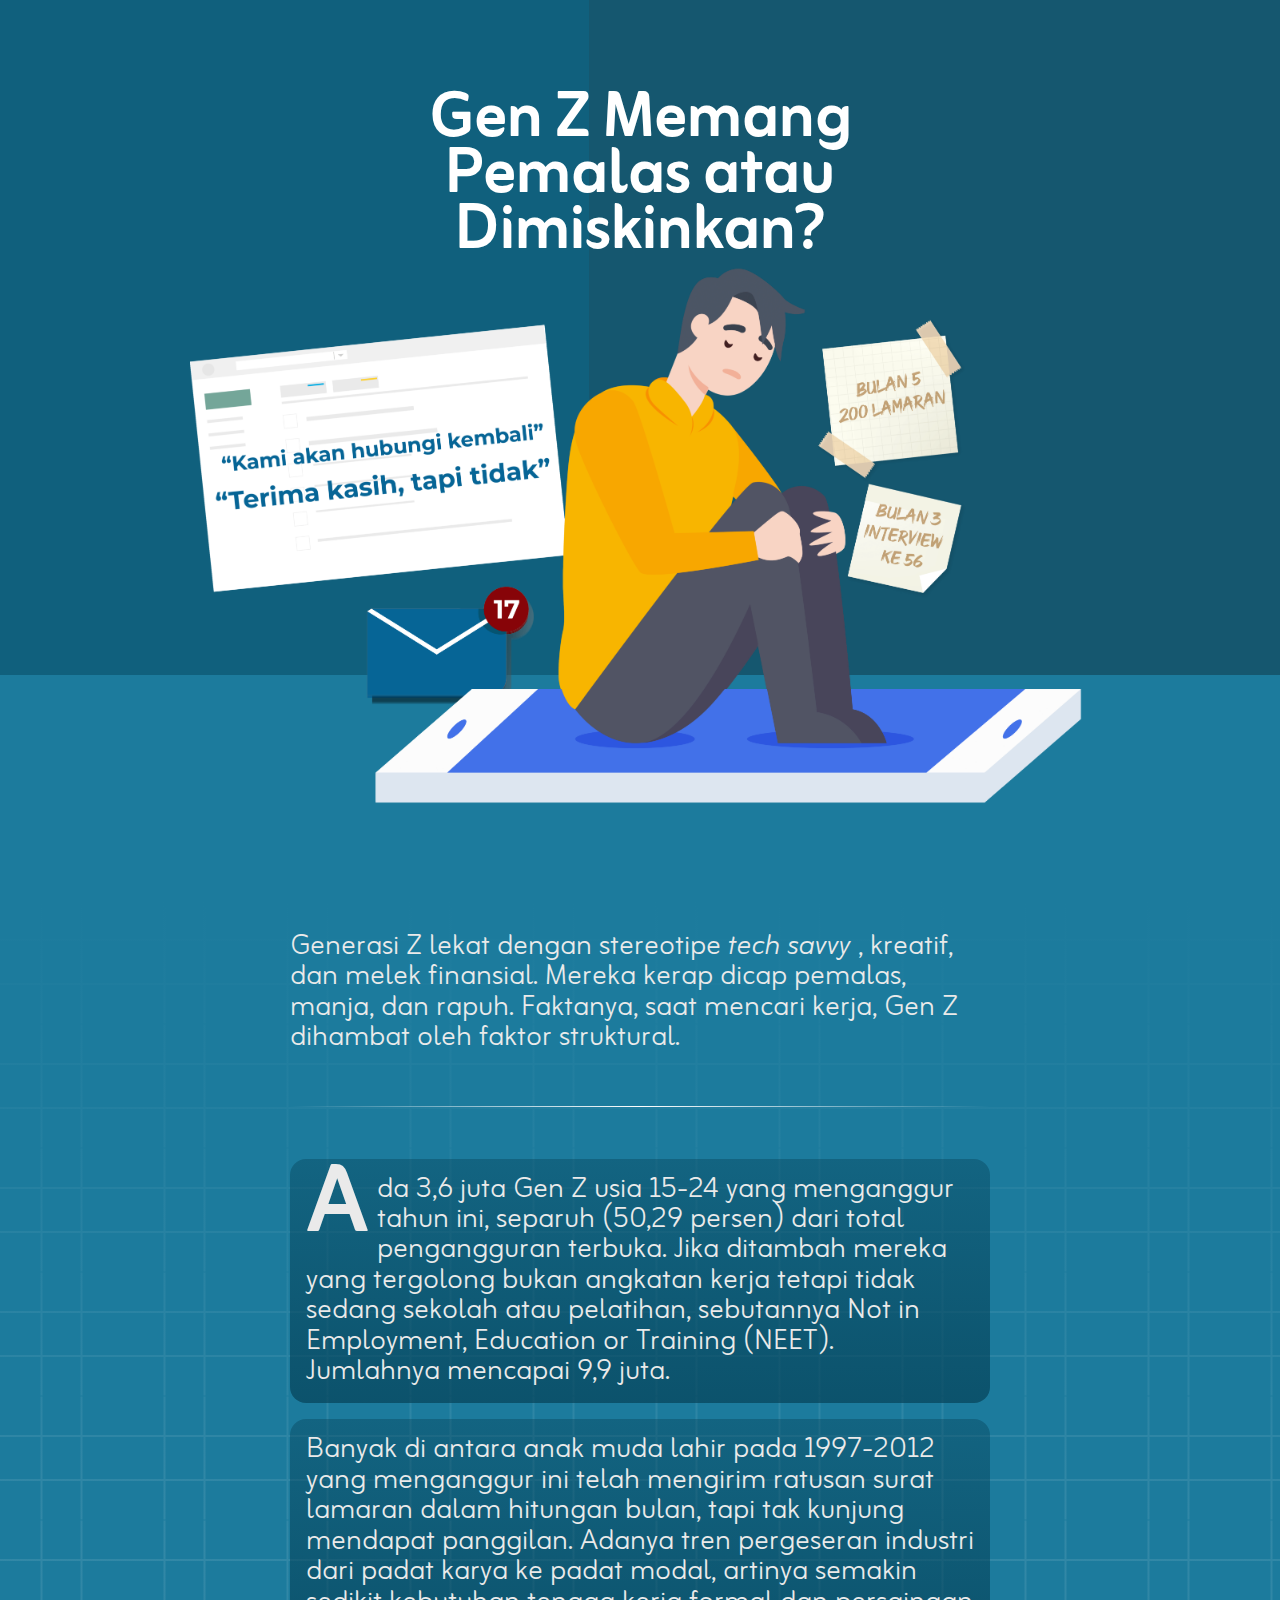
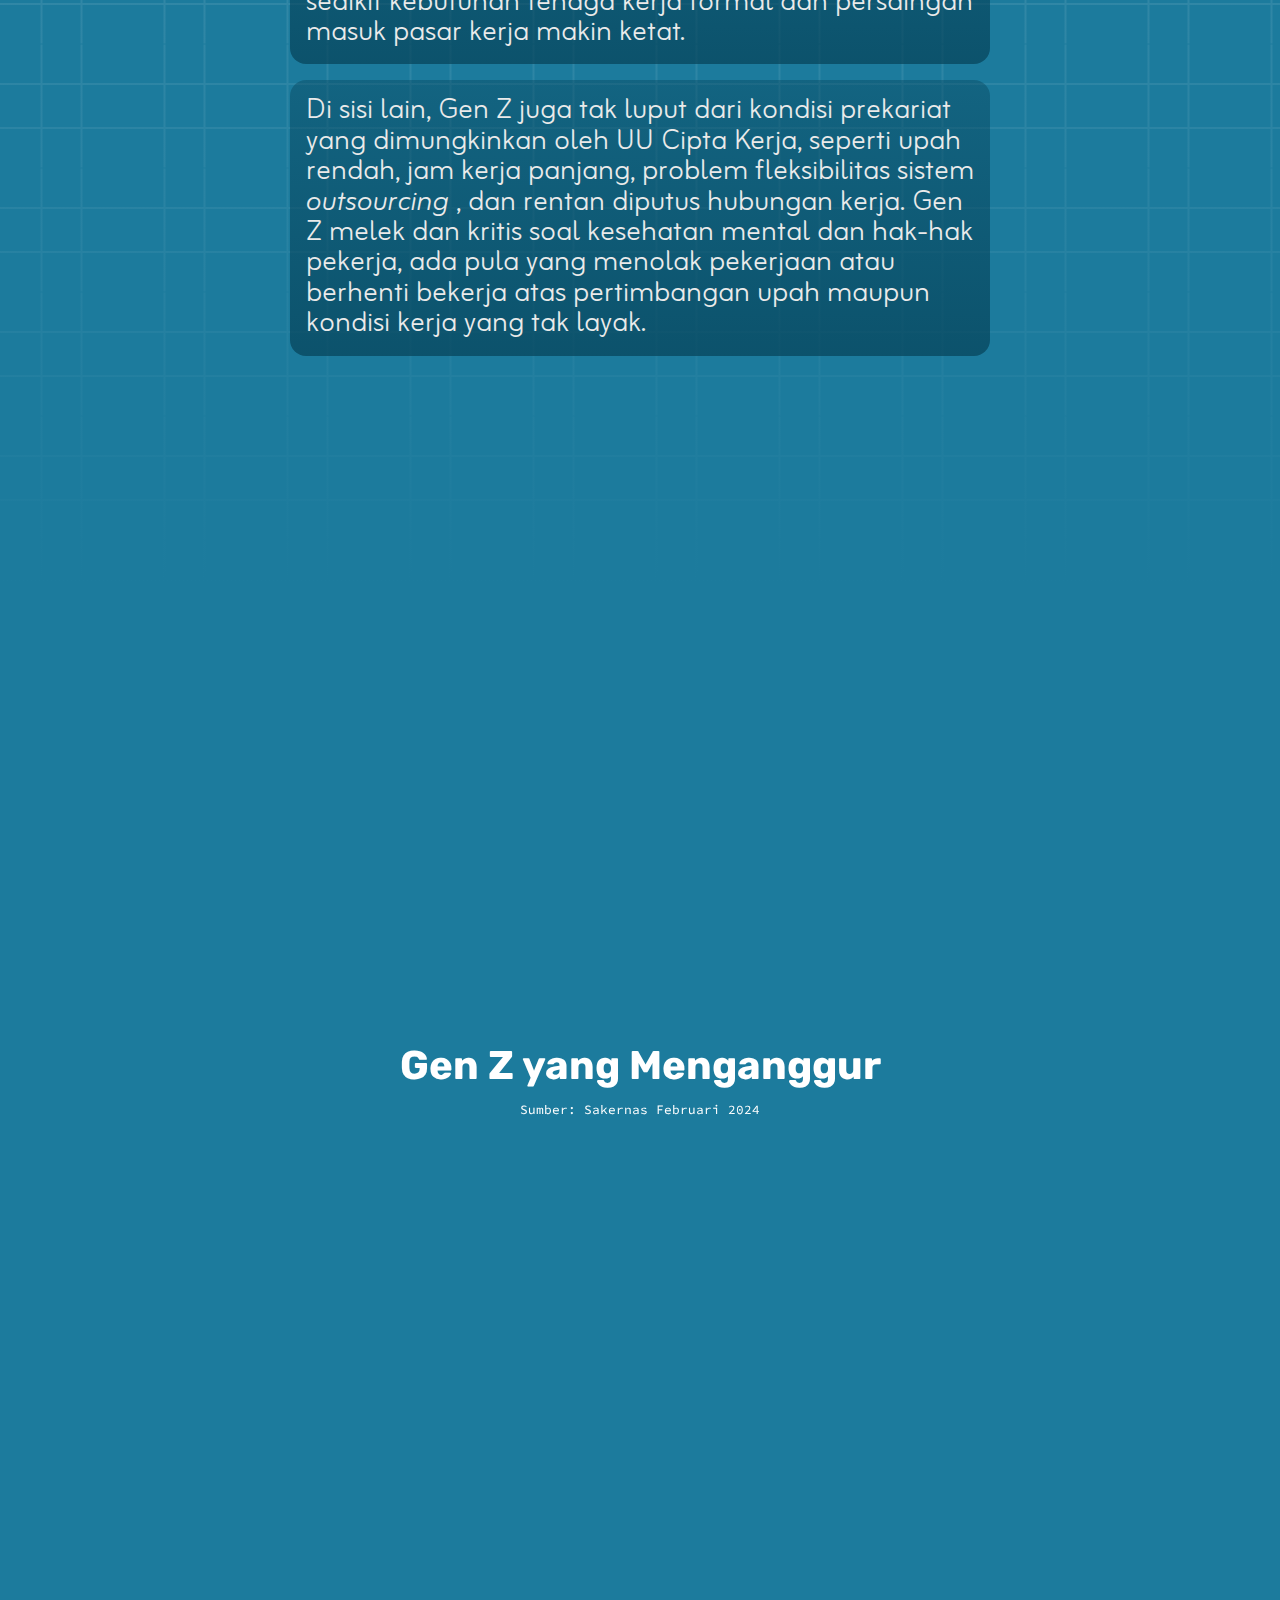
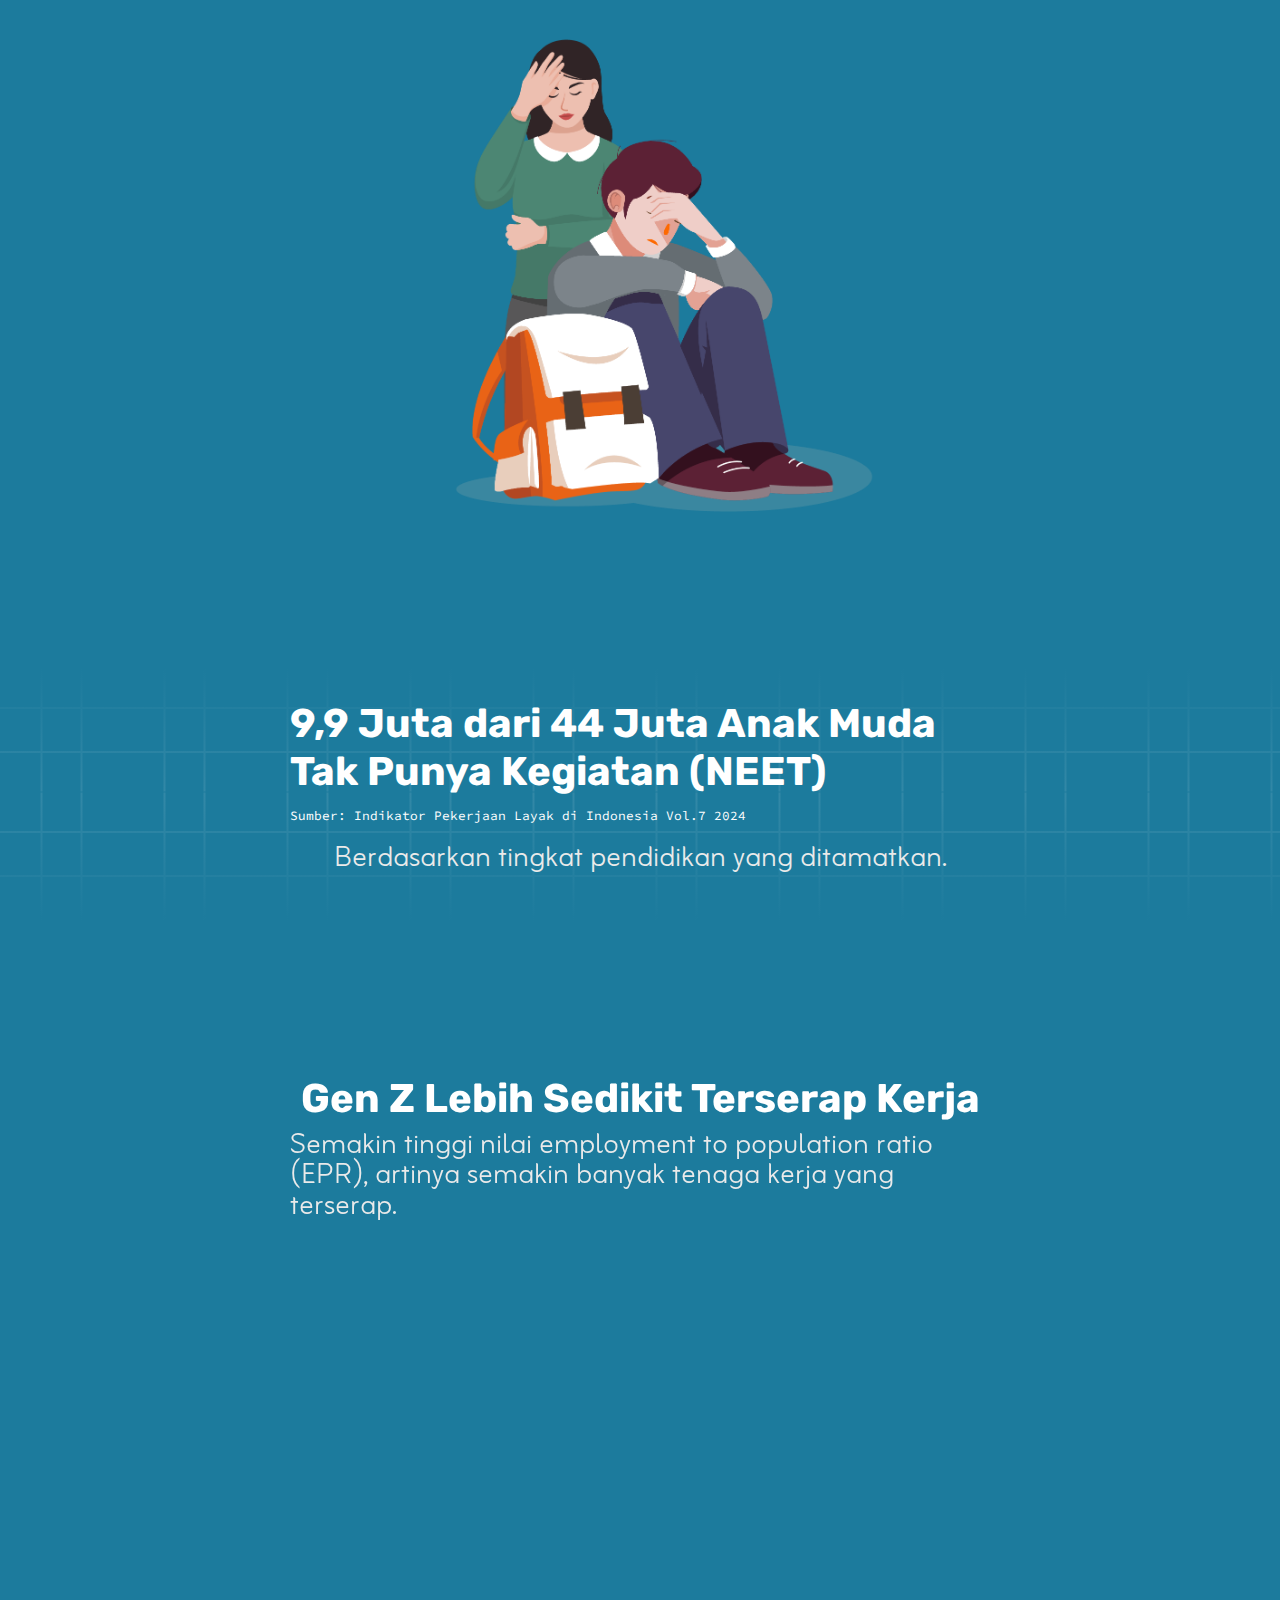
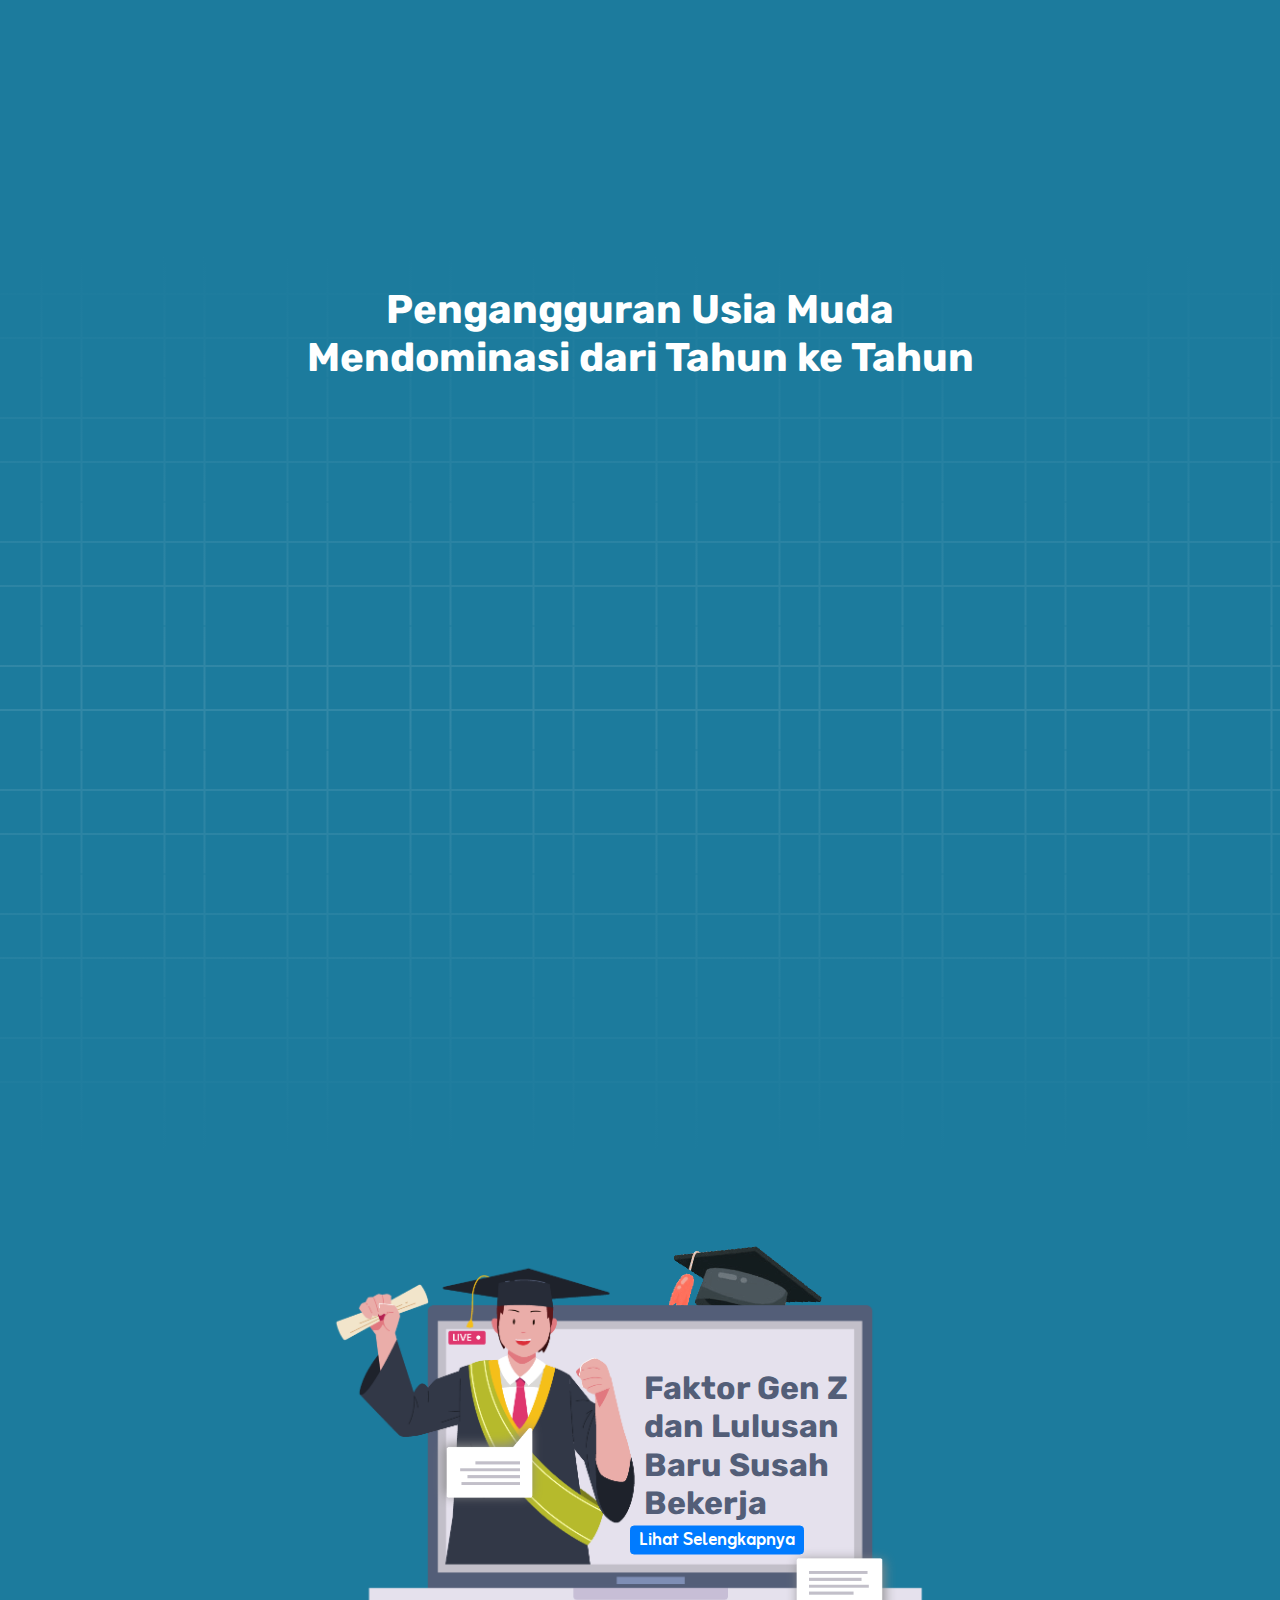
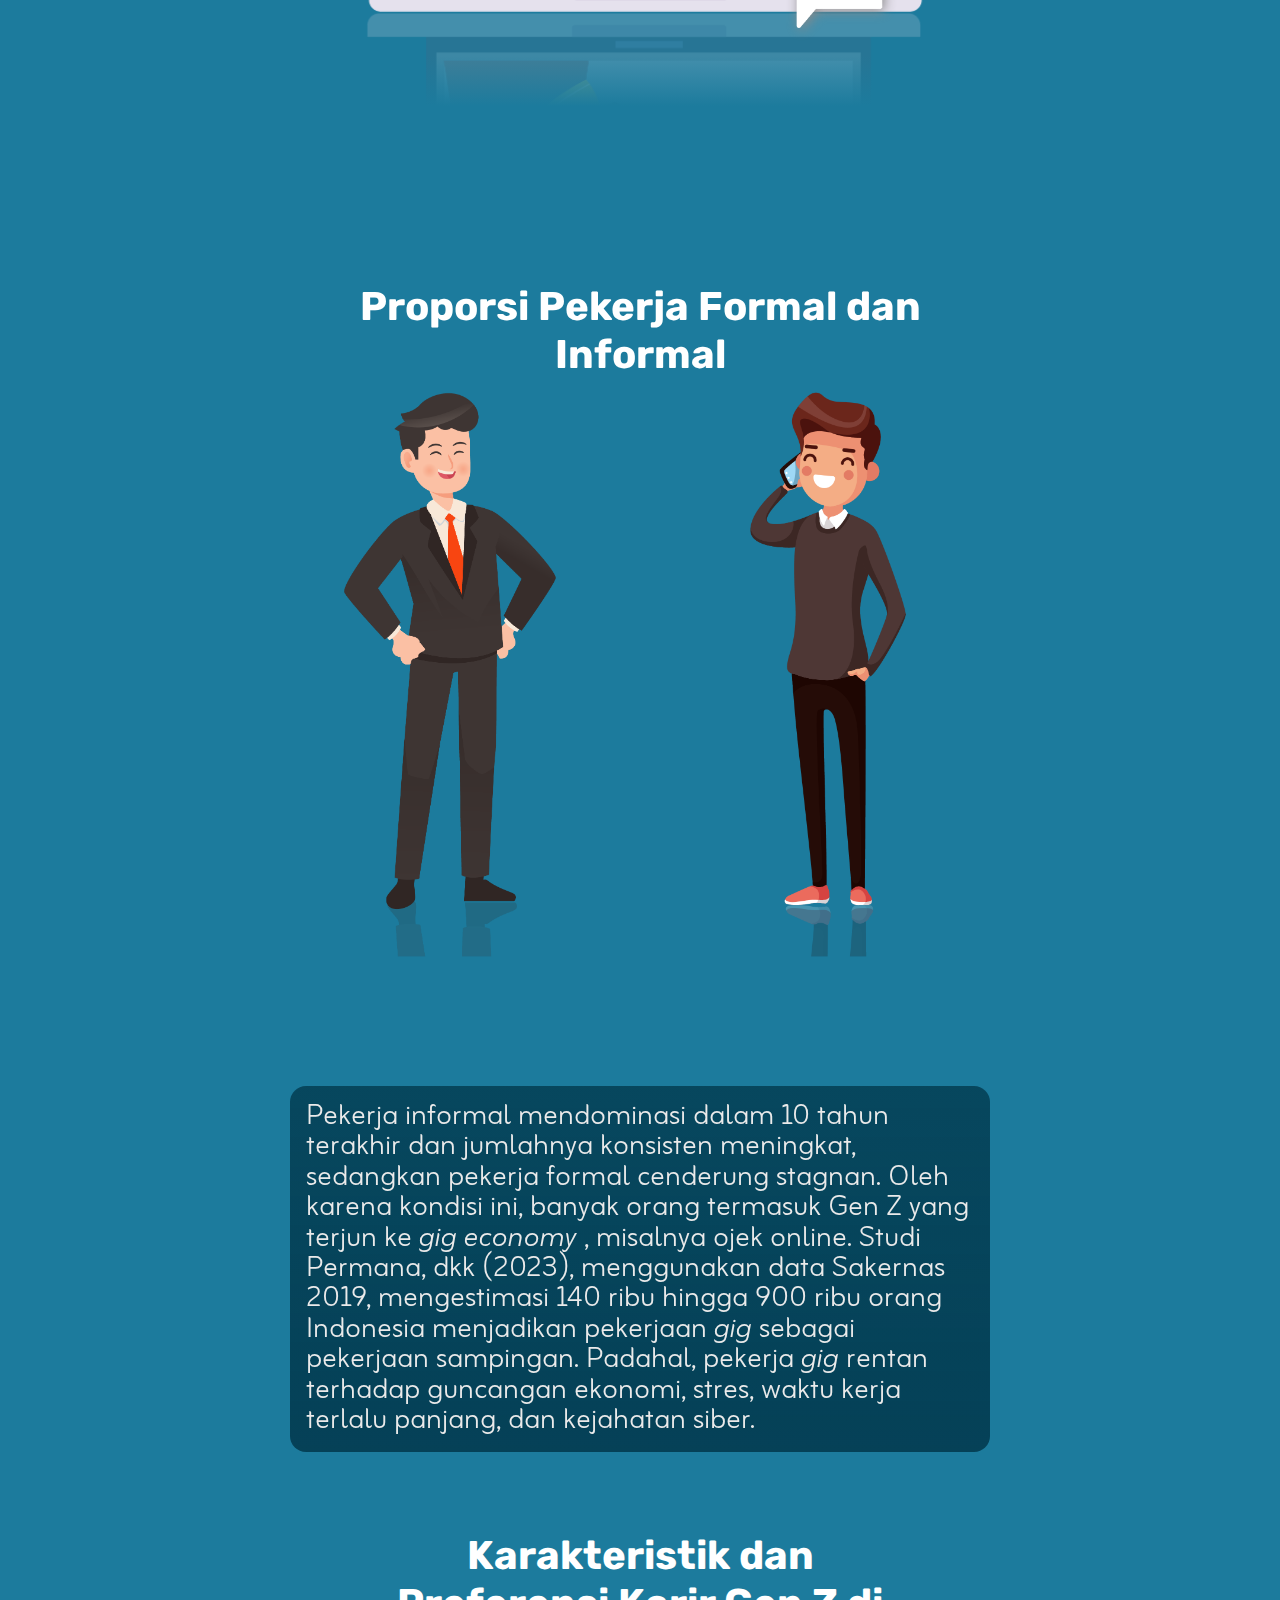
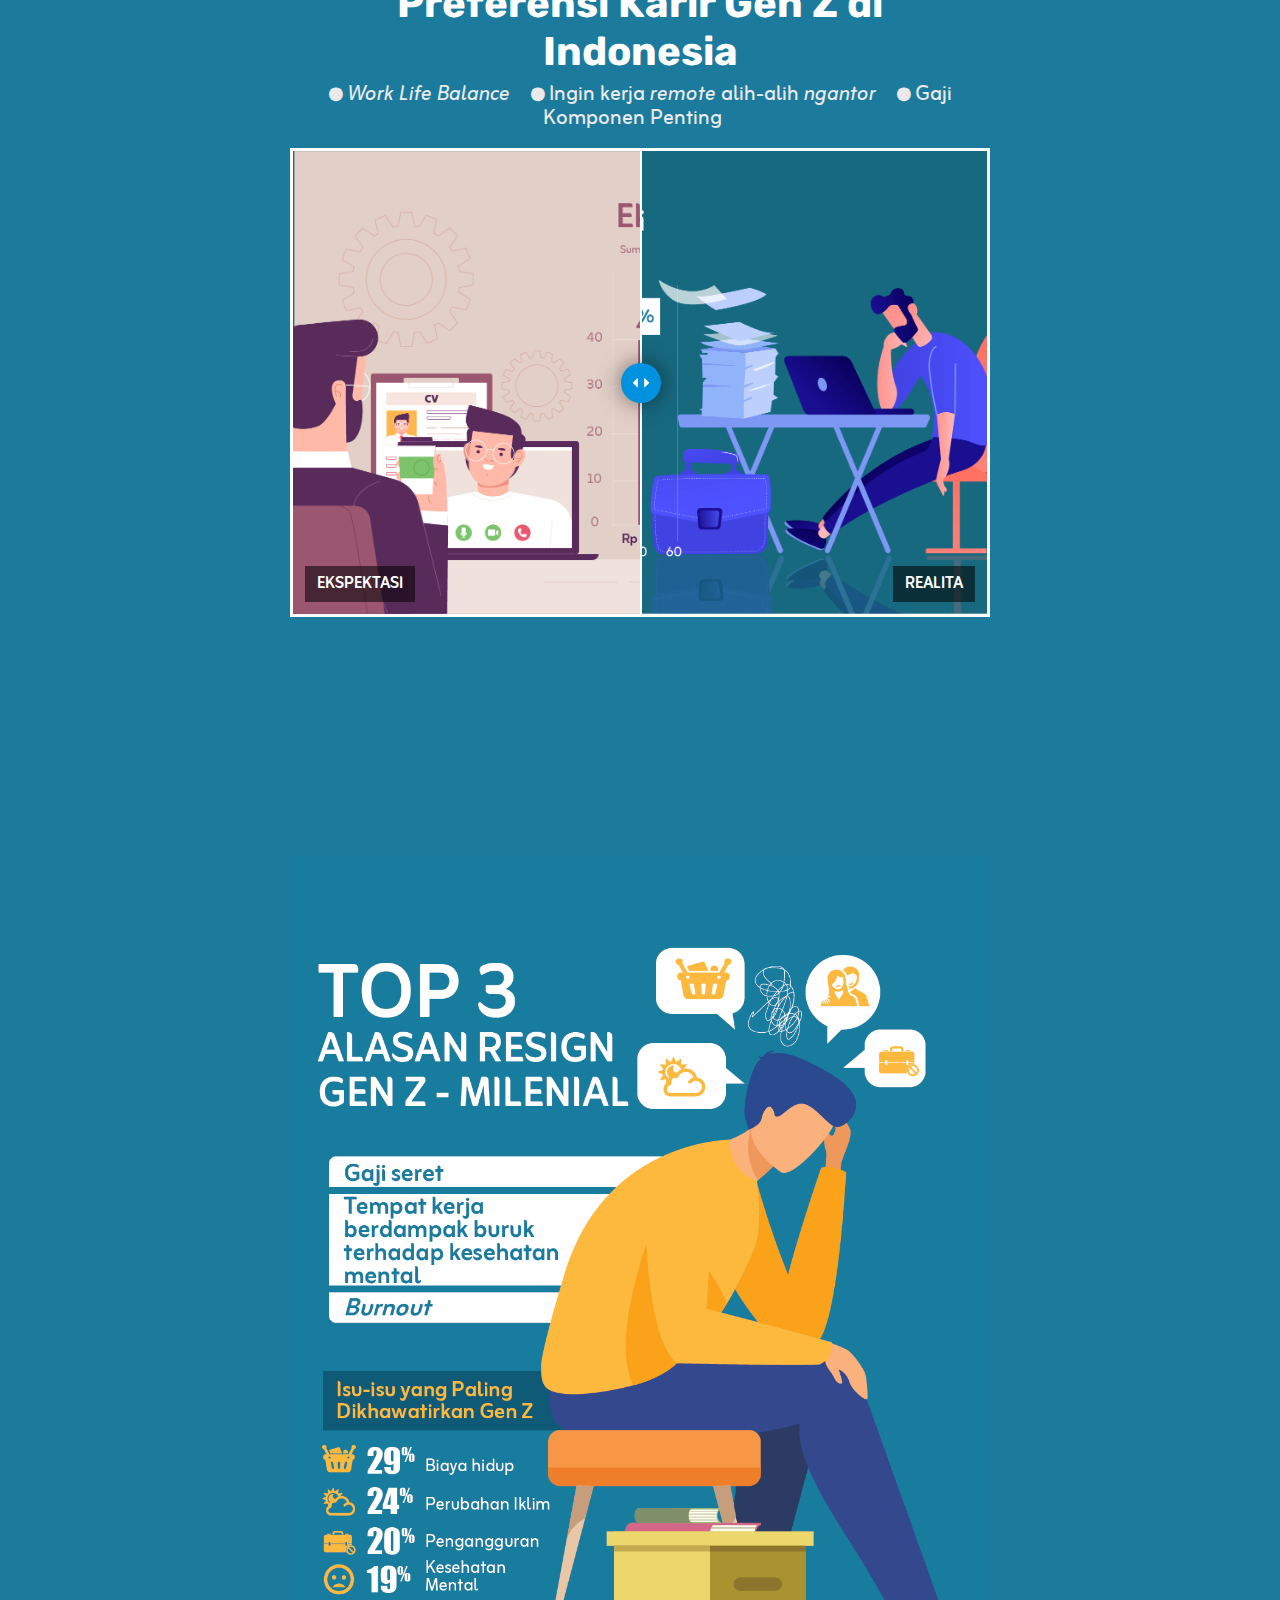
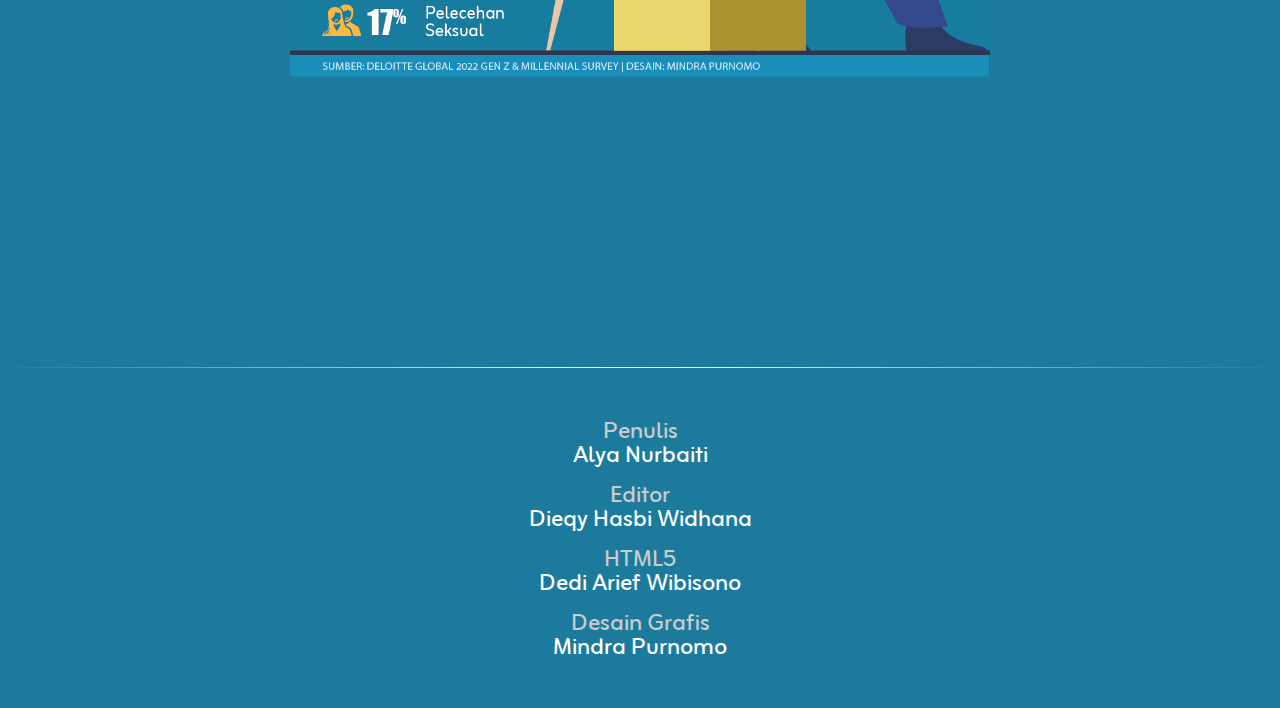
<file: index.html>
<!DOCTYPE html>
<html lang="en">
    <head>
        <meta charset="UTF-8">
        <meta name="viewport" content="width=device-width, initial-scale=1.0">
        <title>Freshgrad</title>
        <link rel="stylesheet" href="sass/bootstrap.min.css">
        <link rel="stylesheet" href="sass/font-awesome.css">
        <link rel="stylesheet" href="sass/slick.css">
        <link rel="stylesheet" href="sass/aos.css">
        <link rel="stylesheet" href="sass/slick-theme.css">
        <link rel="stylesheet" href="sass/style.css">
    </head>
    <body>
        <main>
            <!-- <div class="help-bawah"></div> -->
            <section class="banner">
                <div class="titlex">
                    <h2>
                        Gen Z Memang Pemalas atau Dimiskinkan?
                    </div>
                    <div class="wrappers">
                        <!-- <video
                        class="videox"
                        loop
                        autoplay
                        muted
                    >
                        <source src="img/graduation-mov.mp4" type="video/ogg">
                        Your browser does not support the video tag.
                    </video> -->
                        <div class="image">
                            <img src="img/wallpaper-02.png" alt="">
                        </div>
                        <div class="container_mouse">
                            <span class="mouse-btn">
                                <span class="mouse-scroll"></span>
                            </span>
                            <span>
                                <i>Scroll</i>
                                kebawah
                            </span>
                        </div>
                    </div>
                </section>
                <section class="pembukaan tambah-kotak">
                    <!-- <div class="sticky-mode"> -->
                    <!-- </div> -->
                    <div class="wrap-detikx totop">
                        <!-- <div class="bawahx">
                            <img src="img/tangga2.png" alt="">
                        </div> -->
                        <!-- <div class="dedi">
                            <div class="hello">
                                <div class="content"> -->
                        <p class="">
                            Generasi Z lekat dengan stereotipe
                            <i>tech savvy</i>
                            , kreatif, dan melek finansial. Mereka kerap dicap pemalas, manja, dan rapuh. Faktanya, saat mencari kerja, Gen Z dihambat oleh faktor struktural.
                        </p>
                        <!-- </div>
                            </div>
                        </div> -->
                        <div class="line-line"></div>
                        <div class="dedi">
                            <div class="hello">
                                <div class="content">
                                    <p class="firstletter">
                                        Ada 3,6 juta Gen Z usia 15-24 yang menganggur tahun ini, separuh (50,29 persen) dari total pengangguran terbuka. Jika ditambah mereka yang tergolong bukan angkatan kerja tetapi tidak sedang sekolah atau pelatihan, sebutannya Not in Employment, Education or Training (NEET). Jumlahnya mencapai 9,9 juta.
                                    </p>
                                </div>
                            </div>
                        </div>
                        <div class="dedi">
                            <div class="hello">
                                <div class="content">
                                    <p>
                                        Banyak di antara anak muda lahir pada 1997-2012  yang menganggur ini telah mengirim ratusan surat lamaran dalam hitungan bulan, tapi tak kunjung mendapat panggilan. Adanya tren pergeseran industri dari padat karya ke padat modal, artinya semakin sedikit kebutuhan tenaga kerja formal dan persaingan masuk pasar kerja makin ketat.
                                    </p>
                                </div>
                            </div>
                        </div>
                        <div class="mb-0">
                            <div class="hello">
                                <div class="content">
                                    <p>
                                        Di sisi lain, Gen Z juga tak luput dari kondisi prekariat yang dimungkinkan oleh UU Cipta Kerja, seperti upah rendah, jam kerja panjang, problem fleksibilitas sistem
                                        <i>outsourcing</i>
                                        , dan rentan diputus hubungan kerja. Gen Z melek dan kritis soal kesehatan mental dan hak-hak pekerja, ada pula yang menolak pekerjaan atau berhenti bekerja atas pertimbangan upah maupun kondisi kerja yang tak layak.
                                    </p>
                                </div>
                            </div>
                        </div>
                    </div>
                </section>
                <section class="data">
                    <div class="sticky-mode">
                        <div class="wrap-detikx contentx">
                            <div class="text-center mt-5">
                                <h3 class="title">Gen Z yang Menganggur</h3>
                                <small class="source-code">Sumber: Sakernas Februari 2024</small>
                            </div>
                            <figure class="highcharts-figure">
                                <div id="container-genz"></div>
                            </figure>
                        </div>
                    </div>
                    <div class="wrap-detikx">
                        <div class="data-image">
                            <div class="image">
                                <img src="img/kecewa-03.png" alt="">
                            </div>
                            <div class="grafis" id="grafis">
                                <div class="text-center">
                                    <div class="color-black">
                                        <p class="font-bold font-12 mb-0">Jumlah Pengangguran</p>
                                        <p class="font-bold font-12">Gen Z Usia 15-24 tahun</p>
                                    </div>
                                </div>
                                <div class="grafis__data">
                                    <div class="dataz">
                                        2.204.494
                                    </div>
                                    <div class="juduls">
                                        Laki-Laki
                                    </div>
                                </div>
                                <div class="grafis__data">
                                    <div class="dataz">
                                        1.413.806
                                    </div>
                                    <div class="juduls">
                                        Perempuan
                                    </div>
                                </div>
                            </div>
                        </div>
                    </div>
                </section>
                <section class="data tambah-kotak min-height-auto">
                    <div class="wrap-detikx totop">
                        <h3 class="title">
                            9,9 Juta dari 44 Juta Anak Muda Tak Punya Kegiatan (NEET)
                        </h3>
                        <small class="source-code">
                            Sumber: Indikator Pekerjaan Layak di Indonesia Vol.7 2024
                        </small>
                        <figure class="highcharts-figure">
                            <div id="container-gabut"></div>
                        </figure>
                        <p class="text-center">
                            Berdasarkan tingkat pendidikan yang ditamatkan.
                        </p>
                    </div>
                </section>
                <section class="teropong">
                    <div class="sticky-mode">
                        <div class="wrap-detikx lala">
                            <div class="text-center">
                                <h3 class="title">Gen Z Lebih Sedikit Terserap Kerja</h3>
                            </div>
                            <p>Semakin tinggi nilai employment to population ratio (EPR), artinya semakin banyak tenaga kerja yang terserap.</p>
                            <div class="all-berlari" data-aos="fade-right">
                                <div class="image lari">
                                    <img src="img/lari-02.png" alt="">
                                </div>
                                <div class="image lari2">
                                    <img src="img/lari-03.png" alt="">
                                </div>
                            </div>
                        </div>
                    </div>
                    <div class="wrap-detikx">
                        <figure class="highcharts-figure">
                            <div id="container-terserap"></div>
                        </figure>
                    </div>
                </section>
                <section class="data tambah-kotak">
                    <div class="wrap-detikx totop">
                        <div class="text-center">
                            <h3 class="title">Pengangguran Usia Muda Mendominasi dari Tahun ke Tahun</h3>
                        </div>
                        <figure class="highcharts-figure">
                            <div id="container-usia-muda" class="height-update"></div>
                        </figure>
                    </div>
                </section>
                <section class="data min-height-auto">
                    <div class="wrap-detikx helpo-100">
                        <div class="wrappers">
                            <div class="videox">
                                <img src="img/graduation-mov-unscreen.gif" alt="">
                            </div>
                            <div class="pesan">
                                <img src="img/pesan.png" alt="">
                            </div>
                            <div class="pesan2">
                                <img src="img/pesan.png" alt="">
                            </div>
                            <div class="image">
                                <img src="img/data-freshgrad-06.png" alt="">
                            </div>
                            <h3 class="title laptop">Faktor Gen Z dan Lulusan Baru Susah Bekerja</h3>
                            <button
                                class="btn-click btn btn-primary"
                                href="#"
                                data-toggle="modal"
                                data-target="#demoModal"
                            >Lihat Selengkapnya</button>
                        </div>
                    </div>
                </section>
                <section class="data min-height-auto">
                    <div class="sticky-mode">
                        <div class="contentx">
                            <div class="wrap-detikx">
                                <h3 class="text-center">
                                    Proporsi Pekerja Formal dan Informal
                                </h3>
                                <div class="clearfix">
                                    <div class="float-left gambar">
                                        <img src="img/pegawai-02.png" alt="">
                                    </div>
                                    <div class="float-right gambar">
                                        <img src="img/pegawai-03.png" alt="">
                                    </div>
                                </div>
                            </div>
                        </div>
                    </div>
                    <div class="wrap-detikx ">
                        <figure class="highcharts-figure">
                            <div id="container-proporsi"></div>
                        </figure>
                        <div class="hello">
                            <div class="content">
                                <p>
                                    Pekerja informal mendominasi dalam 10 tahun terakhir dan jumlahnya konsisten meningkat, sedangkan pekerja formal cenderung stagnan. Oleh karena kondisi ini, banyak orang termasuk Gen Z yang terjun ke
                                    <i>gig economy</i>
                                    , misalnya ojek online. Studi Permana, dkk (2023), menggunakan data Sakernas 2019, mengestimasi 140 ribu hingga 900 ribu orang Indonesia menjadikan pekerjaan
                                    <i>gig</i>
                                    sebagai pekerjaan sampingan. Padahal, pekerja
                                    <i>gig</i>
                                    rentan terhadap guncangan ekonomi, stres, waktu kerja terlalu panjang, dan kejahatan siber.
                                </p>
                            </div>
                        </div>
                    </div>
                </section>
                <section class="data comparasion min-height-auto">
                    <div class="wrap-detikx">
                        <div class="text-center">
                            <h3 class="title help-75">
                                Karakteristik dan Preferensi Karir Gen Z di Indonesia
                            </h3>
                        </div>
                        <!-- <ul>
                            <li>
                                work life balance
                            </li>
                            <li>
                                ingin kerja remote alih-alih ngantor
                            </li>
                            <li>gaji komponen penting</li>
                        </ul> -->
                        <div class="d-block komponen">
                            <div class="d-inline mr-3">
                                <i class="fa fa-circle"></i>
                                <span>
                                    <i>Work Life Balance</i>
                                </span>
                            </div>
                            <div class="d-inline mr-3">
                                <i class="fa fa-circle"></i>
                                <span>
                                    Ingin kerja
                                    <i>remote</i>
                                    alih-alih
                                    <i>ngantor</i>
                                </span>
                            </div>
                            <div class="d-inline mr-3">
                                <i class="fa fa-circle"></i>
                                <span>Gaji Komponen Penting</span>
                            </div>
                        </div>
                        <div class="image-comparison" data-component="image-comparison-slider">
                            <div class="image-comparison__slider-wrapper">
                                <label for="image-comparison-range" class="image-comparison__label">Move image comparison slider</label>
                                <input
                                    type="range"
                                    min="0"
                                    max="100"
                                    value="50"
                                    class="image-comparison__range"
                                    id="image-compare-range"
                                    data-image-comparison-range=""
                                >
                                <div class="image-comparison__image-wrapper  image-comparison__image-wrapper--overlay" data-image-comparison-overlay="">
                                    <figure class="image-comparison__figure image-comparison__figure--overlay">
                                        <picture class="image-comparison__picture">
                                            <source media="(max-width: 768px)" srcset="img/gaji-04.png">
                                            <img src="img/gaji-04.png" alt="Mojave desert in the sun" class="image-comparison__image">
                                        </picture>
                                        <figcaption class="image-comparison__caption image-comparison__caption--before">
                                            <span class="image-comparison__caption-body">Ekspektasi</span>
                                        </figcaption>
                                    </figure>
                                </div>
                                <div class="image-comparison__slider" data-image-comparison-slider="">
                                    <span class="image-comparison__thumb" data-image-comparison-thumb="">
                                        <svg
                                            class="image-comparison__thumb-icon"
                                            xmlns="http://www.w3.org/2000/svg"
                                            width="18"
                                            height="10"
                                            viewBox="0 0 18 10"
                                            fill="currentColor"
                                        >
                                            <path class="image-comparison__thumb-icon--left" d="M12.121 4.703V.488c0-.302.384-.454.609-.24l4.42 4.214a.33.33 0 0 1 0 .481l-4.42 4.214c-.225.215-.609.063-.609-.24V4.703z"></path>
                                            <path class="image-comparison__thumb-icon--right" d="M5.879 4.703V.488c0-.302-.384-.454-.609-.24L.85 4.462a.33.33 0 0 0 0 .481l4.42 4.214c.225.215.609.063.609-.24V4.703z"></path>
                                        </svg>
                                    </span>
                                </div>
                                <div class="image-comparison__image-wrapper">
                                    <figure class="image-comparison__figure">
                                        <picture class="image-comparison__picture">
                                            <source media="(max-width: 768px)" srcset="img/gaj-03.png">
                                            <img src="img/gaj-03.png" alt="Mojave desert in the dark" class="image-comparison__image">
                                        </picture>
                                        <figcaption class="image-comparison__caption image-comparison__caption--after">
                                            <span class="image-comparison__caption-body">Realita</span>
                                        </figcaption>
                                    </figure>
                                </div>
                            </div>
                        </div>
                    </div>
                </section>
                <section class="data min-height-auto">
                    <div class="wrap-detikx">
                        <div class="imagexx">
                            <img src="img/top3-01.png" alt="">
                        </div>
                    </div>
                </section>
                <section class="data min-height-auto">
                    <div class="line-line"></div>
                    <div class="wrap-detikx">
                        <div class="alls">
                            <div class="jobs">
                                Penulis
                            </div>
                            <div class="name">
                                Alya Nurbaiti
                            </div>
                        </div>
                        <div class="alls">
                            <div class="jobs">
                                Editor
                            </div>
                            <div class="name">
                                Dieqy Hasbi Widhana
                            </div>
                        </div>
                        <div class="alls">
                            <div class="jobs">
                                HTML5
                            </div>
                            <div class="name">
                                Dedi Arief Wibisono
                            </div>
                        </div>
                        <div class="alls">
                            <div class="jobs">
                                Desain Grafis
                            </div>
                            <div class="name">
                                Mindra Purnomo
                            </div>
                        </div>
                    </div>
                </section>
            </main>
            <div
                class="modal fade auto-off"
                id="demoModal"
                tabindex="-1"
                role="dialog"
                aria-labelledby="demoModal"
                aria-hidden="true"
            >
                <div class="modal-dialog modal-md modal-dialog-centered" role="document">
                    <div class="modal-content">
                        <div class="container-fluid">
                            <div class="imagesx">
                                <img src="img/inter.png" alt="">
                            </div>
                            <button
                                type="button"
                                class="close"
                                data-dismiss="modal"
                                aria-label="Close"
                            >
                                <i class="fa fa-times font-big"></i>
                            </button>
                            <div class="row">
                                <div class="col-md-12 m-h-20 bg-img rounded-left"></div>
                                <div class="col-md-12  py-3 px-3 ">
                                    <!-- <h2>Animated Modal using animate.css</h2> -->
                                    <ul>
                                        <li>
                                            Penciptaan lapangan kerja formal menurun, 150-200 ribu per 1% pertumbuhan ekonomi.
                                        </li>
                                        <li>
                                            Syarat penerimaan kerja semakin ketat.
                                        </li>
                                        <li>
                                            <i>Mismatch</i>
                                            suplai dan permintaan keterampilan. Perusahaan lebih memilih memperpanjang masa kerja pekerja yang hendak pensiun ketimbang membiayai pelatihan tenaga kerja baru.
                                        </li>
                                        <li>
                                            Mereka yang tidak sekolah atau putus sekolah, 21 dari 100 Gen Z usia 16-18 tahun tidak bersekolah pada 2021.
                                        </li>
                                        <li>Ekspektasi gaji tamatan Diploma dan S1 lebih tinggi</li>
                                    </ul>
                                    <hr>
                                    <small>
                                        Sumber: Diolah dari Berbagai Sumber
                                    </small>
                                </div>
                            </div>
                        </div>
                    </div>
                </div>
            </div>
            <script src="js/jquery-3.5.1.min.js"></script>
            <script src="js/bootstrap.min.js"></script>
            <script src="https://code.highcharts.com/highcharts.js"></script>
            <script src="https://code.highcharts.com/modules/exporting.js"></script>
            <script src="https://code.highcharts.com/modules/export-data.js"></script>
            <script src="https://code.highcharts.com/modules/accessibility.js"></script>
            <!-- <script src="js/gsap.min.js"></script>
            <script src="js/ScrollTrigger.min.js"></script> -->
            <script src="js/aos.js"></script>
            <script src="js/app.js"></script>
            <script src="js/comparasion.js"></script>
            <script src="js/data-gabut.js"></script>
            <script src="js/data-nganggur-genz.js"></script>
            <script src="js/data1.js"></script>
            <script src="js/data-usia-muda.js"></script>
            <script src="js/data-proporsi.js"></script>
        </body>
    </html>
</file>
<file: sass/style.css>
﻿@import"https://fonts.googleapis.com/css2?family=Zain:wght@300;400;900&family=Teachers:wght@400;900&family=Rubik&family=Paytone+One&family=Source+Code+Pro:wght@400;900&family=Roboto+Slab&family=Mulish&display=swap";.labels{background:#840020;padding:4px 8px;color:#fff;text-transform:uppercase;width:fit-content;margin:0 auto 8px;font-size:1rem}@media screen and (max-width: 768px){.labels{margin:0}}.preloader{position:fixed;top:0;bottom:0;left:0;right:0;z-index:999999;background:#ab3138}.preloader .waiting{position:absolute;transform:translate(-50%, -50%);left:50%;top:50%;width:200px;height:auto}.preloader .waiting img{width:100%;height:100%;object-fit:contain}.preloader .animate{-webkit-animation-duration:.5s;animation-duration:.5s;-webkit-animation-fill-mode:both;animation-fill-mode:both;-webkit-animation-timing-function:linear;animation-timing-function:linear;animation-iteration-count:infinite;-webkit-animation-iteration-count:infinite;-webkit-animation-name:bounce;animation-name:bounce}@-webkit-keyframes bounce{0%,100%{-webkit-transform:translateX(0)}50%{-webkit-transform:translateX(-10px)}}@keyframes bounce{0%,100%{transform:translateX(0)}50%{transform:translateX(-10px)}}.preloader .bounce{-webkit-animation-name:bounce;animation-name:bounce}.mb-80{margin-bottom:20vh}.source-code{font-family:"Source Code Pro"}section{padding:32px 0;background:#ab3138;min-height:100vh;z-index:11;position:relative}section h3{color:#ab3138}section .bg-block{background:#fff;padding:16px;border-radius:16px}section .text-center h3{font-size:2.5rem}section p,section li{font-size:1.8rem;color:#eaeaea;font-weight:300;line-height:1.9rem}@media screen and (max-width: 768px){section p,section li{font-size:2rem;line-height:2rem}}@media screen and (max-width: 400px){section p,section li{font-size:1.6rem;line-height:1.6rem}}.slick-next,.slick-prev{z-index:17 !important;width:40px;height:40px;border-radius:50%;background:rgba(206,147,82,.8)}.slick-next:focus,.slick-next:hover,.slick-prev:focus,.slick-prev:hover{background:rgba(206,147,82,.5)}.slick-next::before,.slick-prev::before{font-family:"fontAwesome" !important;font-size:32px !important;color:#fff !important;font-weight:700 !important}@media screen and (max-width: 766px){.slick-next::before,.slick-prev::before{font-size:32px !important}}.slick-prev{left:-16px !important}@media screen and (max-width: 768px){.slick-prev{left:-16px !important}}.slick-prev::before{content:"" !important}.slick-next{right:-16px !important}@media screen and (max-width: 768px){.slick-next{right:-16px !important}}.slick-next::before{content:"" !important}.sticky-mode{position:sticky;left:0;right:0;top:0;bottom:0;min-height:100vh}.wrap-detikx{width:700px;position:relative;margin:0 auto}@media screen and (max-width: 766px){.wrap-detikx{width:90%;margin:0 auto;display:block}}.line-line{width:100%;height:1px;background:linear-gradient(to right, transparent, white, transparent);margin:52px 0}.totop{position:relative;z-index:19}.firstletter::first-letter{float:left;font-weight:bold;margin-right:8px;font-size:60px;font-size:6rem;line-height:40px;line-height:4rem;height:4rem;text-transform:uppercase}main{overflow-x:clip;background:#fafafa}html,body{position:relative;height:100%;font-family:"Zain" !important}html h1,html h2,html h3,body h1,body h2,body h3{font-family:"Rubik",sans-serif !important}h4,h5{font-family:"Rubik",sans-serif !important;font-weight:bold}.slick-slide{margin:0 8px}.slick-list{margin:0 -8px}.img{width:100%}.img img{width:100%;height:100%;object-fit:cover}.hello{width:100%;height:auto;margin-top:8px;border-radius:16px;margin-bottom:16px;background:linear-gradient(to top, #054157, rgba(5, 65, 87, 0.9));position:relative}.hello .content{padding:16px 16px;position:relative;z-index:2}.hello .content p{margin-bottom:0}section .nav-pills .nav-link.active,section .nav-pills .show>.nav-link{background:#333;color:#fff}section .nav-pills .nav-link{border-radius:25px}.dashboard-content{display:none}#nav.no_index,#share{z-index:19 !important}#nav.dark{background:#7c181f !important}.footer{z-index:19}.share_icon{color:#fff !important}.share_icon>a{padding:2px 0 !important}@media screen and (max-width: 768px){.share_icon>a{padding:0 !important;width:28px;height:28px}}.share_icon>a i{font-size:25px !important;line-height:initial !important}@media screen and (max-width: 766px){.share_icon>a i{font-size:16px !important;line-height:initial !important;width:30px !important;height:30px !important}}#nav{backdrop-filter:blur(11px)}.bg-blues{background:#ab3138 !important}.share_icon>a{padding:0 !important}.baca-detikx .bacajuga_box{display:initial !important}.baca-detikx .bacajuga_box .container{display:none}.baca-detikx .bacajuga{width:100% !important;display:block}.baca-detikx .bacajuga a{display:inline-block;padding:0px;width:47% !important;margin:0 8px;border-radius:24px;position:relative;height:320px;text-align:left}.baca-detikx .bacajuga a::after{border-radius:24px}@media screen and (max-width: 766px){.baca-detikx .bacajuga a{width:100% !important;margin:4px 0}}.baca-detikx .bacajuga a:hover{text-decoration:none;color:orange !important}.baca-detikx .bacajuga a article{position:absolute;top:initial;width:100%;background:linear-gradient(to top, black, transparent);padding:8px 16px;border-radius:24px;bottom:0;transform:initial}.baca-detikx .bacajuga a article h2{font-family:"Zain" !important;font-size:1.2rem}.haha,.hahad{background:#fff;border-radius:16px;padding:0px 8px;position:absolute;top:165px;right:0}@media screen and (max-width: 768px){.haha,.hahad{display:none;color:#333;top:140px}}.haha:hover,.hahad:hover{background:rgba(206,147,82,.5)}.all-helping{position:absolute;inset:0;background:#fff;text-align:center;width:100%;height:100%;z-index:17}.slider{display:none}.slider.slick-initialized{display:block}@media screen and (max-width: 768px){.help-bawah{position:fixed;bottom:0;left:0;right:0;width:100%;height:59px;background:#ccc;z-index:21}}:root{--color: rgba(122, 122, 124, 0.918)}.banner{padding:0}.banner .titlex{position:absolute;left:50%;top:20%;transform:translate(-50%, -50%);z-index:12;width:50%;text-align:center}@media screen and (max-width: 768px){.banner .titlex{width:90%;top:30%}}.banner .titlex h2{font-family:"Zain" !important;font-size:4rem;font-weight:bold;color:#fff;line-height:3.5rem}@media screen and (max-width: 768px){.banner .titlex h2{font-size:2.5rem;line-height:2.5rem;margin-bottom:0}}.banner::before{content:"";position:absolute;left:0;right:0;top:0;width:100%;height:100%;background:linear-gradient(to bottom, #10607d 74%, #1c7b9d 70%)}@media screen and (max-width: 768px){.banner::before{background:linear-gradient(to bottom, #10607d 62%, #1c7b9d 60%)}}.banner::after{content:"";position:absolute;inset:0;width:100%;height:75%;background:linear-gradient(to right, #10607d 46%, #15576f 44%)}@media screen and (max-width: 768px){.banner::after{height:75%}}@media screen and (max-width: 768px){.banner{background:linear-gradient(to top, #1c7b9d 30%, rgba(28, 123, 157, 0.8), #1c7b9d);min-height:78vh}}.banner .container_mouse{text-align:center;color:#eaeaea;position:relative;z-index:12;font-weight:bold;padding-top:2rem;cursor:pointer}@media screen and (max-width: 768px){.banner .container_mouse{padding-top:0;top:-40px}}.banner .container_mouse .mouse-btn{margin:10px auto;width:30px;height:60px;border:4px solid #eaeaea;border-radius:30px;display:flex}.banner .container_mouse .mouse-btn .mouse-scroll{display:block;width:16px;height:16px;background:linear-gradient(170deg, #eaeaea, rgba(0, 0, 0, 0.1));border-radius:50%;margin:auto;animation:scrolling 1s linear infinite}@keyframes scrolling{0%{opacity:0;transform:translateY(-20px)}100%{opacity:1;transform:translateY(20px)}}.banner .mata{position:absolute;z-index:15;left:64%;top:30%;transform:translate(0%, -68%);width:3px;height:auto}@media screen and (min-width: 415px)and (max-width: 768px){.banner .mata{z-index:15;left:77%;top:30%;width:3px;transform:translate(-16%, -65%)}}@media screen and (min-width: 300px)and (max-width: 414px){.banner .mata{z-index:15;left:72%;top:30%;width:2px;transform:translate(50%, -65%)}}.banner .mata img{width:100%;height:100%;object-fit:contain}.banner .pesan{position:absolute;top:85%;left:60%;z-index:6;filter:drop-shadow(2px 2px 6px #888);width:fit-content;transform:translate(100%, -100%);height:70px;animation:MoveUpDown 2s linear infinite}@media screen and (max-width: 768px){.banner .pesan{display:none}}.banner .pesan img{width:100%;height:100%;object-fit:contain}.banner .pesan2{position:absolute;top:60%;filter:drop-shadow(2px 2px 6px #888);left:10%;z-index:6;width:fit-content;transform:translate(100%, -100%) rotate(180deg);height:70px;animation:MoveUpDown21 3.5s linear infinite}@media screen and (max-width: 768px){.banner .pesan2{animation:MoveUpDown2 2.5s linear infinite;transform:translate(-50%, -100%) rotate(180deg);height:50px}}.banner .pesan2 img{width:100%;height:100%;object-fit:contain}.banner .title{position:absolute;text-align:left;left:60%;top:50%;transform:translate(-50%, -50%);width:20%;z-index:8;padding:8px;border-radius:8px 8px 0 0}.banner .title h2{font-weight:bold;font-family:"Zain" !important;color:#535e78;font-size:4.5rem;line-height:3.5rem}@media screen and (max-width: 768px){.banner .title h2{font-size:2.4rem;line-height:2rem}}@media screen and (max-width: 768px){.banner .title{left:69%;width:40%;background:transparent;top:50%}}.wrappers{width:fit-content;height:100vh;margin:0 auto;position:relative}@media screen and (max-width: 768px){.wrappers{height:50vh;top:20vh}}.wrappers .image{width:100%;height:100%;position:relative;z-index:5;top:0%}.wrappers .image::after{content:"";position:absolute;left:0;right:0;width:100%;bottom:0;height:50px;background:linear-gradient(to top, #1c7b9d, transparent)}.wrappers .image img{width:100%;height:100%;object-fit:cover}@media screen and (max-width: 768px){.wrappers .image img{object-fit:cover}}@media screen and (max-width: 768px){.wrappers .image{top:0%}}.wrappers .tangan{position:absolute;left:18vw;top:13vh;width:fit-content;height:35%}@media screen and (max-width: 768px){.wrappers .tangan{left:-14vw;top:12vh;height:30%}}.wrappers .tangan img{width:100%;height:100%;object-fit:contain}.wrappers img{width:100%;height:100%;object-fit:cover}.videox{position:absolute;left:63%;z-index:4;top:30%;outline:none;width:20vw;height:auto;transform:translate(-50%, -50%) rotate(6deg)}@media screen and (max-width: 768px){.videox{width:55%;top:40%;left:60%}}@keyframes MoveUpDown{0%,100%{left:60%}50%{left:65%}}@keyframes MoveUpDown21{0%,100%{left:10%}50%{left:15%}}@keyframes MoveUpDown2{0%,100%{left:0%}50%{left:5%}}@keyframes toga{0%,100%{top:30%;opacity:0}10%{top:30%;opacity:0}20%{top:30%;opacity:1}50%{top:20%;opacity:1}80%{top:20%;opacity:1}90%{top:20%;opacity:0}}.toga{position:absolute;left:50%;top:30%;opacity:0;transform:translate(-50%, -50%);width:auto;height:150px;z-index:4;animation:toga 2s linear infinite}.toga img{width:100%;height:100%;object-fit:contain}.source-code{color:#fff;font-family:"Source Code Pro"}.pembukaan{background:#1c7b9d}.pembukaan.tambah-kotak::before{content:"";position:absolute;inset:0;width:100%;height:100%;background:url("../img/kotak.png");background-repeat:repeat}.pembukaan.tambah-kotak::after{content:"";position:absolute;inset:0;width:100%;height:100%;background:linear-gradient(to top, #1c7b9d, rgba(28, 123, 157, 0.9), #1c7b9d)}.pembukaan .hello{background:linear-gradient(to top, rgba(5, 65, 87, 0.7), rgba(5, 65, 87, 0.4))}@media screen and (max-width: 768px){.pembukaan{z-index:10}}.pembukaan .bayangan{position:absolute;right:-8%;bottom:-16%;width:50%;height:auto;filter:grayscale(1) opacity(0.2)}.pembukaan .bayangan img{width:100%;height:100%;object-fit:cover}.pembukaan .bawah{position:absolute;bottom:0%;left:0;width:50%;z-index:4;height:auto}@media screen and (max-width: 768px){.pembukaan .bawah{width:100%;bottom:-5%;left:-8%}}.pembukaan .bawah img{width:100%;height:100%;object-fit:contain}.pembukaan .bawahx{position:absolute;top:50%;transform:translate(-50%, -50%);left:50%;width:fit-content;z-index:4;filter:drop-shadow(2px 0px 6px black);height:80vh}@media screen and (max-width: 768px){.pembukaan .bawahx{width:65%;right:0;bottom:-4%;filter:drop-shadow(2px 0px 6px black);height:fit-content}}.pembukaan .bawahx img{width:100%;height:100%;object-fit:contain}.pembukaan .wrap-detikx{padding-bottom:20vh}.pembukaan .wrap-detikx .hello{z-index:-1}.teropong{background:#1c7b9d;padding:8px;min-height:auto}.teropong .lala{position:absolute;left:50%;top:43%;transform:translate(-50%, -50%)}@media screen and (max-width: 768px){.teropong .lala{top:50%}}.teropong .contentx{position:absolute;left:50%;top:50%;transform:translate(-50%, -50%);width:100%}.teropong h3{color:#fff;font-size:2.5rem;font-weight:bold}@media screen and (max-width: 768px){.teropong h3{font-size:2rem !important}}.teropong .image{width:70%;height:auto;margin:0 auto}@media screen and (max-width: 768px){.teropong .image{width:100%}}.teropong .image img{width:100%;height:100%;object-fit:contain}.teropong .wrap-detikx{z-index:12}.teropong .choosen{position:relative}.teropong .choosen::after{content:"";position:absolute;bottom:20px;left:0;height:40px;right:0;z-index:-1;background:rgba(250,250,250,.1);border-radius:50%}.all-berlari{position:relative;width:100%;height:320px}@media screen and (max-width: 768px){.all-berlari{height:240px}}@keyframes lari{0%{opacity:0;left:0px}20%{left:0px;opacity:1}30%{left:0px;opacity:1}50%{left:-72px;opacity:1}80%{left:-72px;opacity:1}90%,100%{left:-72px;opacity:0}}.lari2{animation:lari 1.8s linear infinite;opacity:0}.lari{z-index:4}.lari,.lari2{position:absolute;inset:0;width:100%;height:100%}.lari img,.lari2 img{width:100%;height:100%;object-fit:contain}.highcharts-figure,.highcharts-data-table table{min-width:310px;max-width:800px;margin:1em auto}.highcharts-figure .height-update,.highcharts-data-table table .height-update{height:600px !important}@media screen and (max-width: 768px){.highcharts-figure .height-update,.highcharts-data-table table .height-update{height:500px !important}}#container{height:500px}.highcharts-data-table table{font-family:Verdana,sans-serif;border-collapse:collapse;border:1px solid #ebebeb;margin:10px auto;text-align:center;width:100%;max-width:500px}.highcharts-data-table caption{padding:1em 0;font-size:1.2em;color:#555}.highcharts-data-table th{font-weight:600;padding:.5em}.highcharts-data-table td,.highcharts-data-table th,.highcharts-data-table caption{padding:.5em}.highcharts-data-table thead tr,.highcharts-data-table tr:nth-child(even){background:#f8f8f8}.highcharts-data-table tr:hover{background:#f1f7ff}.min-height-auto{min-height:auto}.data{background:#1c7b9d}.data .imagexx{width:100%;height:130vh}.data .imagexx img{width:100%;height:100%;object-fit:contain}@media screen and (max-width: 768px){.data .imagexx{height:auto}}.data .gambar{width:320px;height:auto}@media screen and (max-width: 768px){.data .gambar{width:50%}}.data .gambar img{width:100%;height:100%;object-fit:contain}.data .imagex{width:100%;height:auto}.data .imagex img{width:100%;height:100%;object-fit:contain}.data.tambah-kotak::before{content:"";position:absolute;inset:0;width:100%;height:100%;background:url("../img/kotak.png");background-repeat:repeat}.data.tambah-kotak::after{content:"";position:absolute;inset:0;width:100%;height:100%;background:linear-gradient(to top, #1c7b9d, rgba(28, 123, 157, 0.9), #1c7b9d)}.data .wrappers{width:100%;height:520px;margin:0 auto 0;position:relative}@media screen and (max-width: 768px){.data .wrappers{height:50vh;top:20vh}}.data .wrappers .laptop{position:absolute;text-align:left;left:67%;font-size:2rem;top:50%;z-index:8;color:#535e78;transform:translate(-50%, -50%)}@media screen and (max-width: 768px){.data .wrappers .laptop{font-size:1.2rem !important;top:8%}}.data .wrappers .btn-click{position:absolute;left:61%;top:68%;transform:translate(-50%, -50%);z-index:13;padding:0px 8px;font-weight:bold;font-size:18px}@media screen and (max-width: 768px){.data .wrappers .btn-click{position:absolute;left:67%;top:27%;transform:translate(-50%, -50%);z-index:13;padding:0px 8px;font-weight:bold;font-size:14px}}.data .wrappers .image{width:100%;height:100%;position:relative;z-index:5}.data .wrappers .image::after{content:"";position:absolute;left:0;right:0;width:100%;bottom:0;height:50px;background:linear-gradient(to top, #1c7b9d, transparent)}.data .wrappers .image img{width:100%;height:100%;object-fit:cover}@media screen and (max-width: 768px){.data .wrappers .image img{object-fit:cover}}@media screen and (max-width: 768px){.data .wrappers .image{top:10%}}.data .wrappers .tangan{position:absolute;left:18vw;top:13vh;width:fit-content;height:35%}@media screen and (max-width: 768px){.data .wrappers .tangan{left:-14vw;top:12vh;height:30%}}.data .wrappers .tangan img{width:100%;height:100%;object-fit:contain}.data .wrappers img{width:100%;height:100%;object-fit:cover}.data .videox{position:absolute;left:63%;z-index:4;top:30%;outline:none;width:20vw;height:auto;transform:translate(-50%, -50%) rotate(6deg)}@media screen and (max-width: 768px){.data .videox{width:55%;top:-10%;left:76%}}@keyframes MoveUpDown{0%,100%{left:60%}50%{left:65%}}@keyframes MoveUpDown21{0%,100%{left:10%}50%{left:15%}}@keyframes MoveUpDown2{0%,100%{left:0%}50%{left:5%}}@keyframes toga{0%,100%{top:30%;opacity:0}10%{top:30%;opacity:0}20%{top:30%;opacity:1}50%{top:20%;opacity:1}80%{top:20%;opacity:1}90%{top:20%;opacity:0}}.data .toga{position:absolute;left:50%;top:30%;opacity:0;transform:translate(-50%, -50%);width:auto;height:150px;z-index:4;animation:toga 2s linear infinite}.data .toga img{width:100%;height:100%;object-fit:contain}.data .pesan{position:absolute;top:85%;left:60%;z-index:6;filter:drop-shadow(2px 2px 6px #888);width:fit-content;transform:translate(100%, -100%);height:70px;animation:MoveUpDown 2s linear infinite}@media screen and (max-width: 768px){.data .pesan{display:none}}.data .pesan img{width:100%;height:100%;object-fit:contain}.data .pesan2{position:absolute;top:60%;filter:drop-shadow(2px 2px 6px #888);left:10%;z-index:6;width:fit-content;transform:translate(100%, -100%) rotate(180deg);height:70px;animation:MoveUpDown21 3.5s linear infinite}@media screen and (max-width: 768px){.data .pesan2{animation:MoveUpDown2 2.5s linear infinite;transform:translate(-50%, -100%) rotate(180deg);height:50px;top:35%}}.data .pesan2 img{width:100%;height:100%;object-fit:contain}.data h3{color:#fff;font-size:2.5rem;font-weight:bold}@media screen and (max-width: 768px){.data h3{font-size:2rem !important}}.data .data-image{position:relative;width:100%;height:80vh}.data .data-image .grafis{position:absolute;left:50%;top:50%;width:80%;border-radius:24px;height:auto;transform:translate(-50%, -50%);background:linear-gradient(to bottom, rgba(255, 255, 255, 0.7), rgba(255, 255, 255, 0.4));padding:16px}@media screen and (max-width: 768px){.data .data-image .grafis{width:100%}}.data .data-image .grafis__data{display:inline-block;text-align:center;width:45%}.data .data-image .grafis__data .juduls{font-size:1.3rem;line-height:1.3rem;color:#fff;width:fit-content;margin:0 auto;border-radius:16px;padding:4px 16px;background:rgba(63,63,63,.7)}@media screen and (max-width: 768px){.data .data-image .grafis__data .juduls{font-size:1.2rem;line-height:1.2rem}}.data .data-image .grafis__data .dataz{font-size:3rem;font-weight:bold;line-height:2rem}.data .data-image .grafis__data .dataz::after{content:" jiwa";font-size:1.2rem;font-weight:normal}@media screen and (max-width: 768px){.data .data-image .grafis__data .dataz{font-size:1.5rem;line-height:1.5rem}}.data .image{width:70%;height:auto;position:absolute;left:50%;top:50%;transform:translate(-50%, -50%)}@media screen and (max-width: 768px){.data .image{width:100%}}.data .image img{width:100%;height:100%;object-fit:contain}.data .contentx{position:absolute;left:50%;top:50%;transform:translate(-50%, -50%);width:100%}.data .choosen{position:relative}.data .choosen::after{content:"";position:absolute;bottom:20px;left:0;height:40px;right:0;z-index:-1;background:rgba(250,250,250,.1);border-radius:50%}.color-black{color:#000 !important}.color-black .font-12{font-size:1.5rem;line-height:1.5rem}.color-black p{color:#3f3f3f !important}.color-black .font-bold{font-weight:bold}@media screen and (max-width: 768px){.helpo-100{width:100%}}@media screen and (max-width: 768px){.mtop-min{top:-30vh}}.modal-content{background:linear-gradient(to top, #ffe19f 64%, #f4aa5b 45%)}@media screen and (max-width: 768px){.modal-content{background:linear-gradient(to top, #ffe19f 70%, #f4aa5b 46%)}}.modal ul{margin:0;padding:0 8px}.modal li{font-size:1.3rem;line-height:1.6rem}.modal .imagesx{width:100%;height:240px}.modal .imagesx img{width:100%;height:100%;object-fit:contain}.alls{margin-bottom:16px;text-align:center}.alls .jobs{color:#ccc !important}.alls .jobs,.alls .name{font-size:1.5rem;color:#fff;line-height:1.5rem}.komponen{margin:8px auto 16px;text-align:center}@media screen and (max-width: 768px){.komponen{text-align:left}}@media screen and (max-width: 768px){.komponen .d-inline{display:block !important}}.komponen i{color:#eaeaea}.komponen span{font-size:1.3rem;line-height:1.3rem;color:#eaeaea}.help-75{width:75% !important;margin:0 auto}@media screen and (max-width: 768px){.help-75{width:100% !important}}.image-comparison{max-width:100%;border:3px solid #fff;margin-right:auto;margin-left:auto}.image-comparison__slider-wrapper{position:relative}.image-comparison__label{font-size:0;line-height:0}.image-comparison__label,.image-comparison__range{position:absolute;top:0;left:0;width:100%;height:100%;margin:0;padding:0;background-color:transparent;border:none;appearance:none;outline:none;cursor:ew-resize;z-index:20}@media(hover){.image-comparison__range:hover~.image-comparison__slider .image-comparison__thumb{transform:scale(1.2)}}.image-comparison .image-comparison__slider-wrapper .image-comparison__range:active~.image-comparison__slider .image-comparison__thumb,.image-comparison .image-comparison__slider-wrapper .image-comparison__range:focus~.image-comparison__slider .image-comparison__thumb,.image-comparison .image-comparison__slider-wrapper .image-comparison__range--active~.image-comparison__slider .image-comparison__thumb{transform:scale(0.8);background-color:rgba(0,97,127,.5)}.image-comparison__image-wrapper--overlay{position:absolute;top:0;left:0;width:calc(50% + 1px);height:100%;overflow:hidden}.image-comparison__figure{margin:0}.image-comparison__figure::before{content:"";position:absolute;top:0;left:0;width:100%;height:100%;background-color:#f2f2f2}.image-comparison__figure:not(.image-comparison__figure--overlay){position:relative;padding-top:66.666666667%}.image-comparison__image{position:absolute;top:0;left:0;width:100%;height:100%;object-fit:cover;object-position:0 50%;overflow:hidden}.image-comparison__figure--overlay .image-comparison__image{z-index:1}.image-comparison__caption{position:absolute;bottom:12px;min-width:max-content;display:flex;flex-direction:column;flex-wrap:nowrap;color:#fff;font-weight:bold;text-transform:uppercase}@media screen and (max-width: 40.063em){.image-comparison__caption{font-size:12px}}.image-comparison__caption--before{left:12px;z-index:2}.image-comparison__caption--after{right:12px;text-align:right}.image-comparison__caption-body{max-width:40vmin;padding:6px 12px;background-color:rgba(0,0,0,.55)}.image-comparison__slider{position:absolute;top:0;left:50%;width:2px;height:100%;background-color:#fff;transition:background-color .3s ease-in-out;z-index:10}.image-comparison__range--active~.image-comparison__slider{background-color:rgba(255,255,255,0)}.image-comparison__thumb{position:absolute;top:calc(50% - 20px);left:calc(50% - 20px);width:40px;height:40px;display:flex;flex-direction:column;justify-content:center;align-items:center;background-color:#0091df;color:#fff;border-radius:50%;box-shadow:0 0 22px 0 rgba(0,0,0,.5);transform-origin:center;transition:transform .3s ease-in-out,background-color .3s ease-in-out}.image-comparison__range::-webkit-slider-runnable-track{width:40px;height:40px;opacity:0}.image-comparison__range::-moz-range-thumb{width:40px;height:40px;opacity:0}.image-comparison__range::-webkit-slider-thumb{width:40px;height:40px;opacity:0}.image-comparison__range::-ms-fill-lower{background-color:transparent}.image-comparison__range::-ms-track{position:relative;top:0;left:0;width:100%;height:100%;border:none;margin:0;padding:0;background-color:transparent;color:transparent;outline:none;cursor:col-resize}.image-comparison__range::-ms-thumb{width:.5%;height:100%;opacity:0}.image-comparison__range::-ms-tooltip{display:none}/*# sourceMappingURL=style.css.map */
</file>
